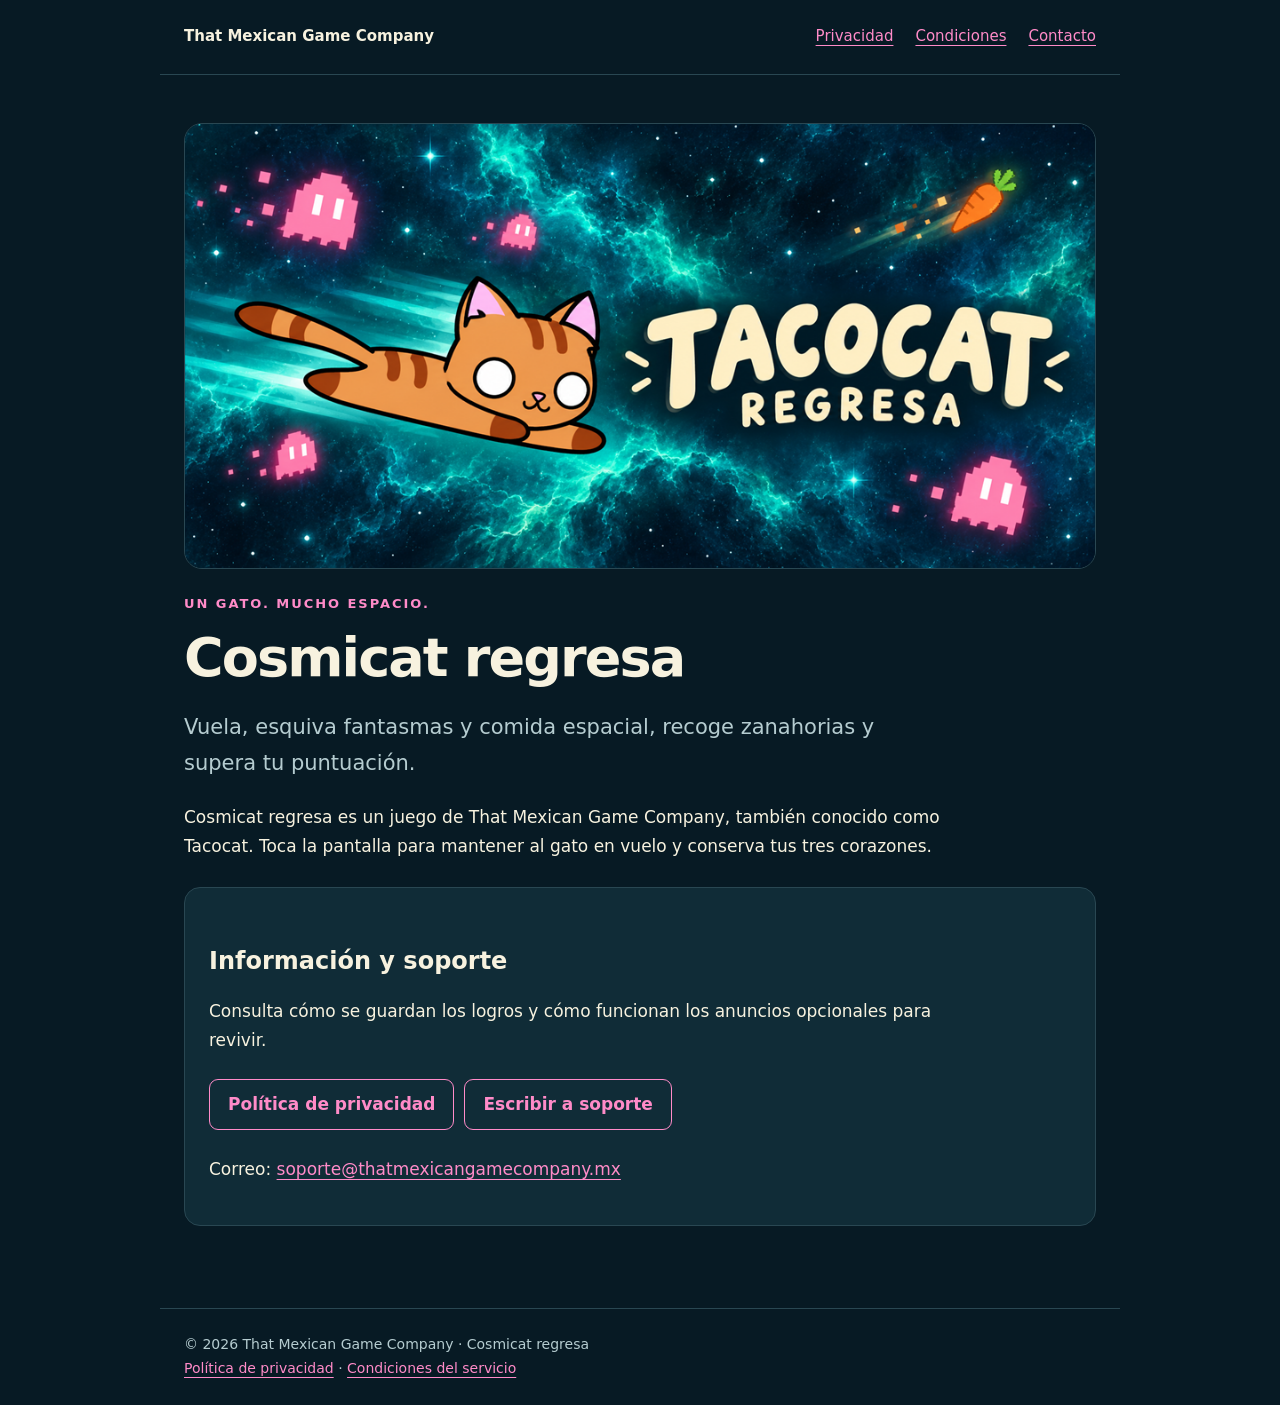
<file: index.html>
<!doctype html>
<html lang="es"><head><meta charset="utf-8"><meta name="viewport" content="width=device-width,initial-scale=1"><meta name="description" content="Cosmicat regresa, un juego de That Mexican Game Company. Información, soporte y política de privacidad."><title>Cosmicat regresa · That Mexican Game Company</title><link rel="stylesheet" href="styles.css"><link rel="icon" href="icono.png"></head>
<body><a class="skip" href="#contenido">Ir al contenido</a><header><a class="brand" href="index.html">That Mexican Game Company</a><nav aria-label="Navegación"><a href="privacidad.html">Privacidad</a><a href="condiciones.html">Condiciones</a><a href="mailto:soporte@thatmexicangamecompany.mx">Contacto</a></nav></header>
<main id="contenido"><div class="hero"><img src="tacocat.png" width="1024" height="500" alt="Tacocat, un gato naranja, vuela por una nebulosa turquesa entre fantasmas rosas y una zanahoria."></div><p class="eyebrow">Un gato. Mucho espacio.</p><h1>Cosmicat regresa</h1><p class="lead">Vuela, esquiva fantasmas y comida espacial, recoge zanahorias y supera tu puntuación.</p><p>Cosmicat regresa es un juego de That Mexican Game Company, también conocido como Tacocat. Toca la pantalla para mantener al gato en vuelo y conserva tus tres corazones.</p><section class="card" aria-labelledby="informacion"><h2 id="informacion">Información y soporte</h2><p>Consulta cómo se guardan los logros y cómo funcionan los anuncios opcionales para revivir.</p><a class="button" href="privacidad.html">Política de privacidad</a><a class="button" href="mailto:soporte@thatmexicangamecompany.mx">Escribir a soporte</a><p>Correo: <a href="mailto:soporte@thatmexicangamecompany.mx">soporte@thatmexicangamecompany.mx</a></p></section></main><footer>© 2026 That Mexican Game Company · Cosmicat regresa<br><a href="privacidad.html">Política de privacidad</a> · <a href="condiciones.html">Condiciones del servicio</a></footer></body></html>
</file>
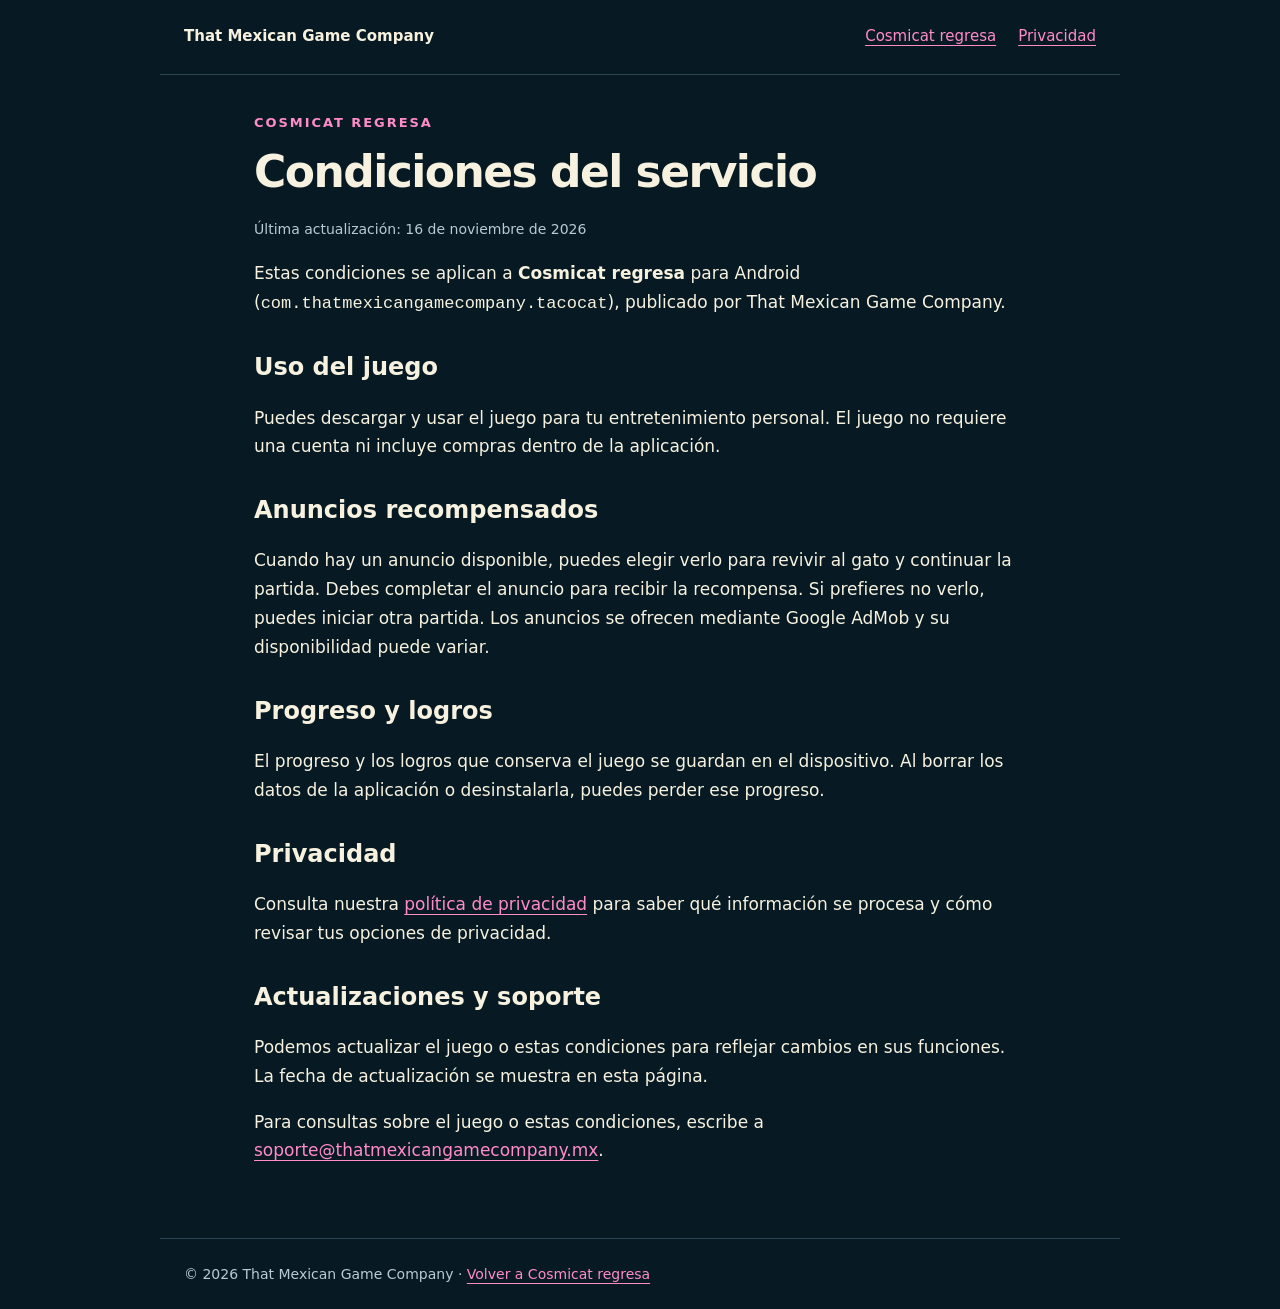
<file: condiciones.html>
<!doctype html>
<html lang="es">
<head>
  <meta charset="utf-8">
  <meta name="viewport" content="width=device-width,initial-scale=1">
  <meta name="description" content="Condiciones del servicio de Cosmicat regresa para Android.">
  <title>Condiciones del servicio · Cosmicat regresa</title>
  <link rel="stylesheet" href="styles.css">
  <link rel="icon" href="icono.png">
</head>
<body>
  <a class="skip" href="#contenido">Ir al contenido</a>
  <header>
    <a class="brand" href="index.html">That Mexican Game Company</a>
    <nav aria-label="Navegación">
      <a href="index.html">Cosmicat regresa</a>
      <a href="privacidad.html">Privacidad</a>
    </nav>
  </header>
  <main id="contenido" class="legal">
    <p class="eyebrow">Cosmicat regresa</p>
    <h1>Condiciones del servicio</h1>
    <p class="date">Última actualización: 16 de noviembre de 2026</p>
    <p>Estas condiciones se aplican a <strong>Cosmicat regresa</strong> para Android (<code>com.thatmexicangamecompany.tacocat</code>), publicado por That Mexican Game Company.</p>

    <h2>Uso del juego</h2>
    <p>Puedes descargar y usar el juego para tu entretenimiento personal. El juego no requiere una cuenta ni incluye compras dentro de la aplicación.</p>

    <h2>Anuncios recompensados</h2>
    <p>Cuando hay un anuncio disponible, puedes elegir verlo para revivir al gato y continuar la partida. Debes completar el anuncio para recibir la recompensa. Si prefieres no verlo, puedes iniciar otra partida. Los anuncios se ofrecen mediante Google AdMob y su disponibilidad puede variar.</p>

    <h2>Progreso y logros</h2>
    <p>El progreso y los logros que conserva el juego se guardan en el dispositivo. Al borrar los datos de la aplicación o desinstalarla, puedes perder ese progreso.</p>

    <h2>Privacidad</h2>
    <p>Consulta nuestra <a href="privacidad.html">política de privacidad</a> para saber qué información se procesa y cómo revisar tus opciones de privacidad.</p>

    <h2>Actualizaciones y soporte</h2>
    <p>Podemos actualizar el juego o estas condiciones para reflejar cambios en sus funciones. La fecha de actualización se muestra en esta página.</p>
    <p>Para consultas sobre el juego o estas condiciones, escribe a <a href="mailto:soporte@thatmexicangamecompany.mx">soporte@thatmexicangamecompany.mx</a>.</p>
  </main>
  <footer>© 2026 That Mexican Game Company · <a href="index.html">Volver a Cosmicat regresa</a></footer>
</body>
</html>
</file>
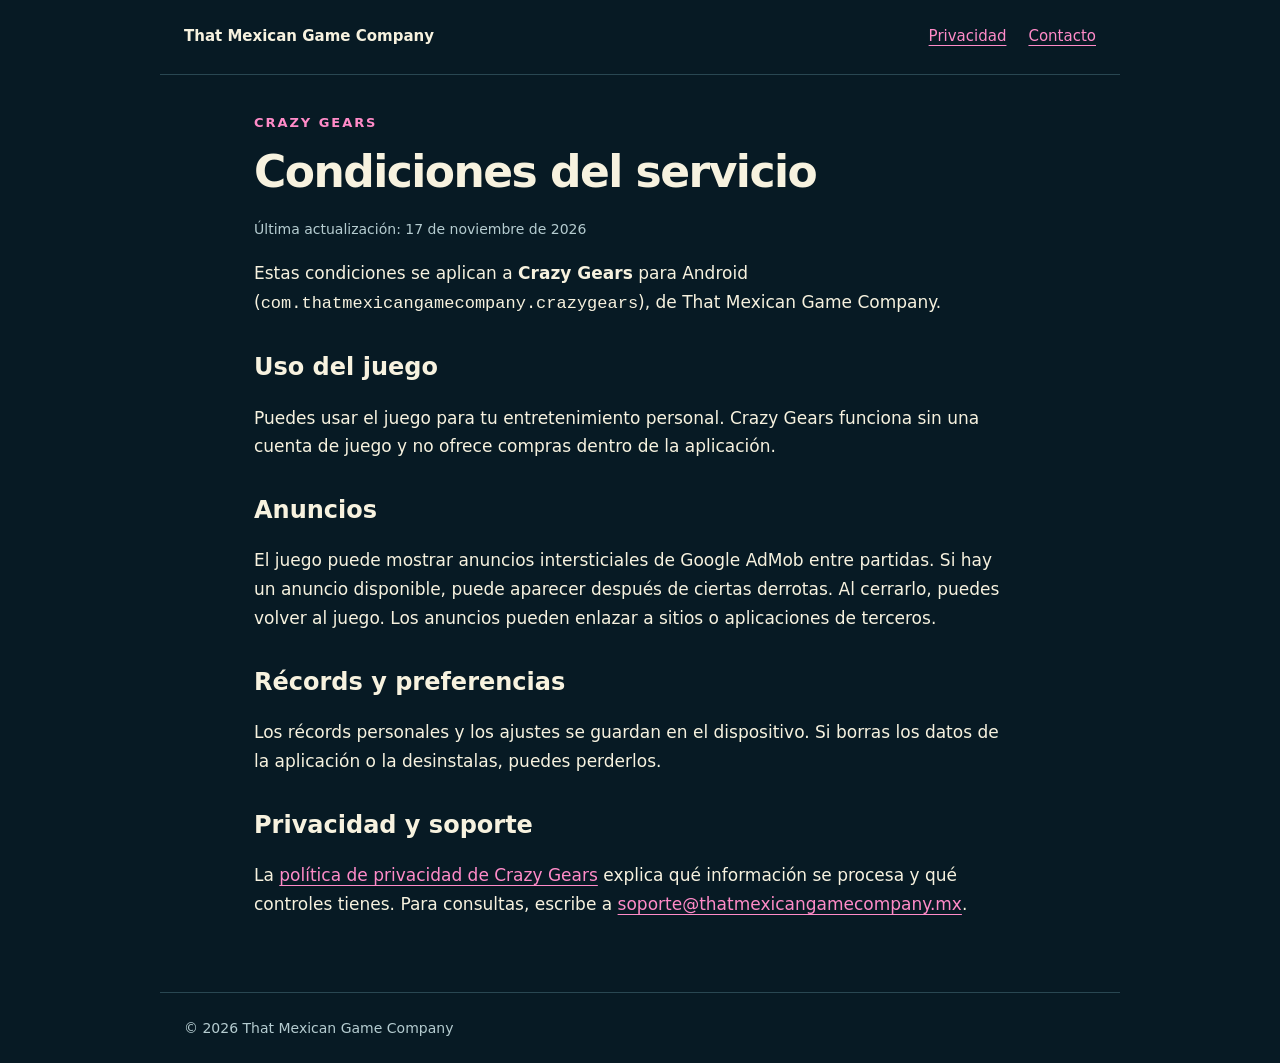
<file: condicionescg.html>
<!doctype html>
<html lang="es-MX">
<head>
  <meta charset="utf-8">
  <meta name="viewport" content="width=device-width, initial-scale=1">
  <meta name="description" content="Condiciones del servicio de Crazy Gears para Android.">
  <title>Condiciones del servicio · Crazy Gears</title>
  <link rel="stylesheet" href="styles.css">
</head>
<body>
  <a class="skip" href="#contenido">Ir al contenido</a>
  <header>
    <a class="brand" href="index.html">That Mexican Game Company</a>
    <nav aria-label="Navegación de Crazy Gears">
      <a href="privacidadcg.html">Privacidad</a>
      <a href="mailto:soporte@thatmexicangamecompany.mx">Contacto</a>
    </nav>
  </header>
  <main id="contenido" class="legal">
    <p class="eyebrow">Crazy Gears</p>
    <h1>Condiciones del servicio</h1>
    <p class="date">Última actualización: <time datetime="2026-11-17">17 de noviembre de 2026</time></p>
    <p>Estas condiciones se aplican a <strong>Crazy Gears</strong> para Android (<code>com.thatmexicangamecompany.crazygears</code>), de That Mexican Game Company.</p>

    <h2>Uso del juego</h2>
    <p>Puedes usar el juego para tu entretenimiento personal. Crazy Gears funciona sin una cuenta de juego y no ofrece compras dentro de la aplicación.</p>

    <h2>Anuncios</h2>
    <p>El juego puede mostrar anuncios intersticiales de Google AdMob entre partidas. Si hay un anuncio disponible, puede aparecer después de ciertas derrotas. Al cerrarlo, puedes volver al juego. Los anuncios pueden enlazar a sitios o aplicaciones de terceros.</p>

    <h2>Récords y preferencias</h2>
    <p>Los récords personales y los ajustes se guardan en el dispositivo. Si borras los datos de la aplicación o la desinstalas, puedes perderlos.</p>

    <h2>Privacidad y soporte</h2>
    <p>La <a href="privacidadcg.html">política de privacidad de Crazy Gears</a> explica qué información se procesa y qué controles tienes. Para consultas, escribe a <a href="mailto:soporte@thatmexicangamecompany.mx">soporte@thatmexicangamecompany.mx</a>.</p>
  </main>
  <footer>© 2026 That Mexican Game Company</footer>
</body>
</html>
</file>
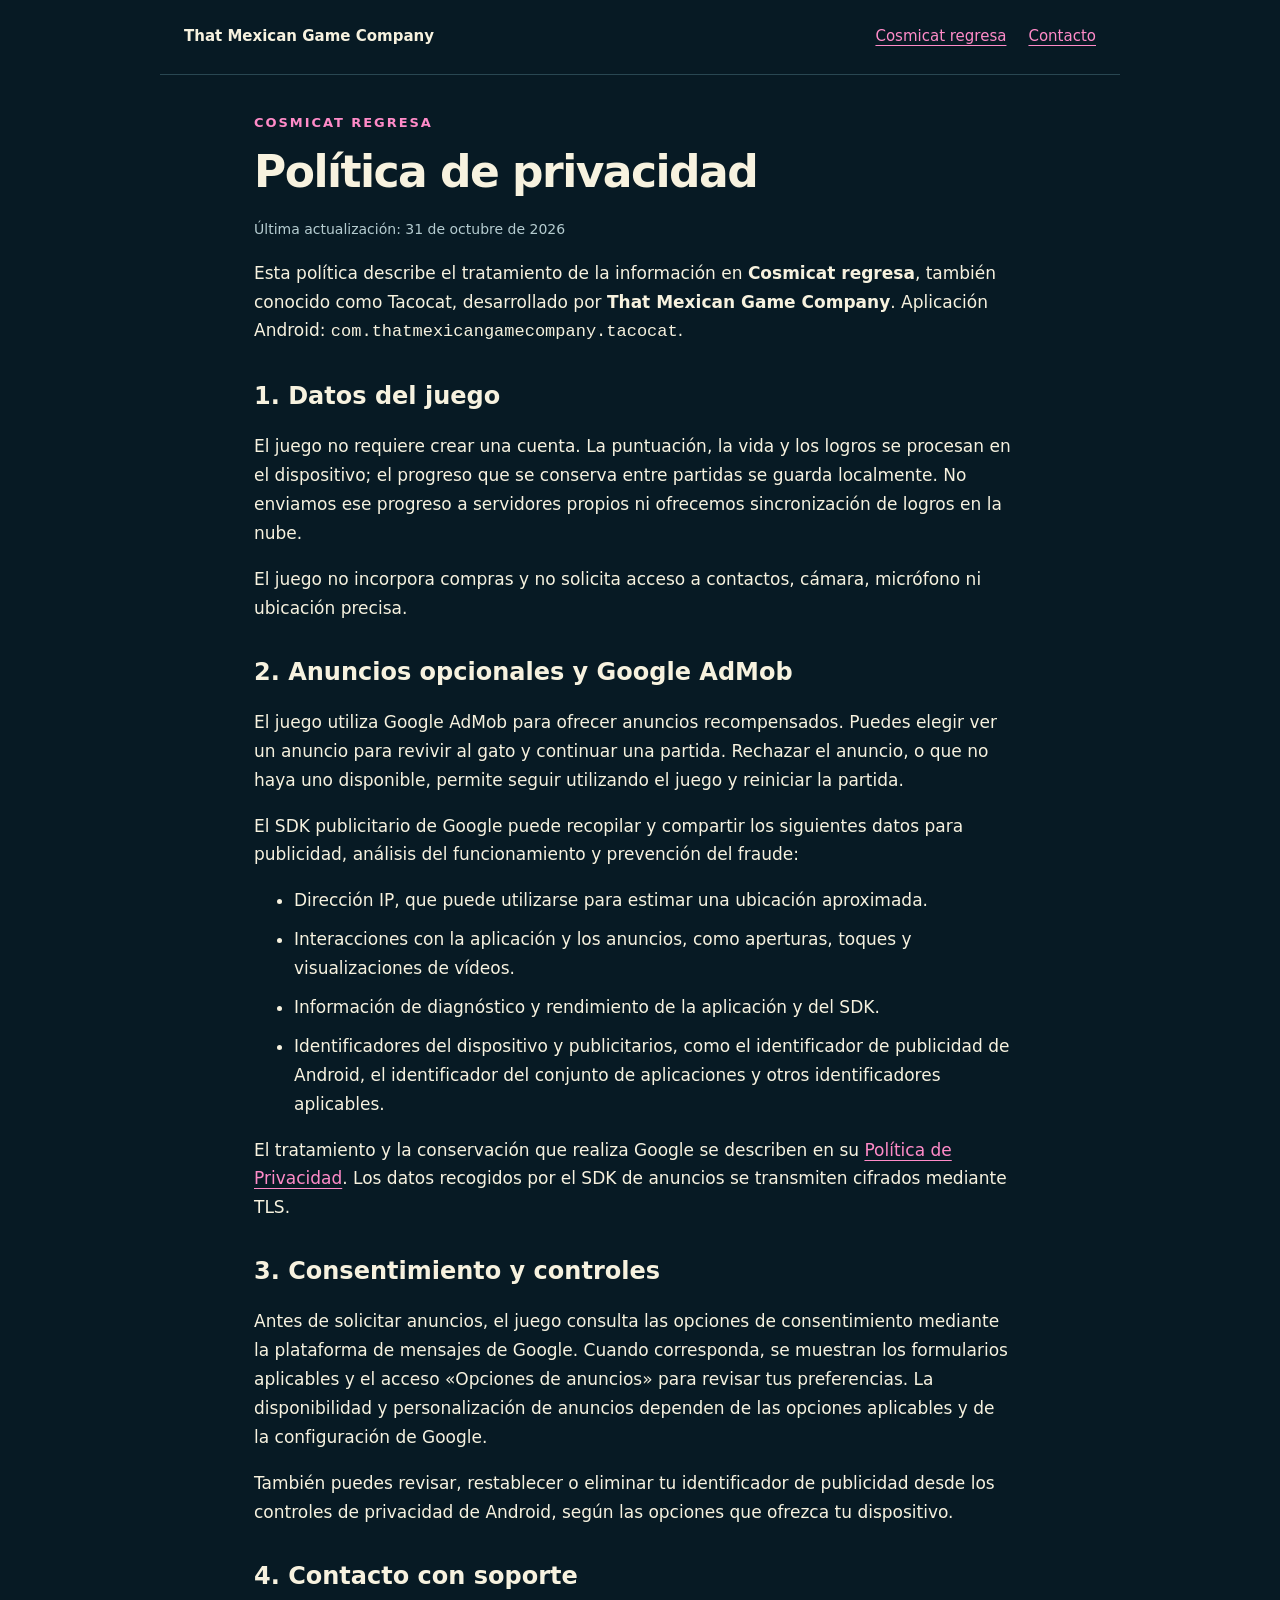
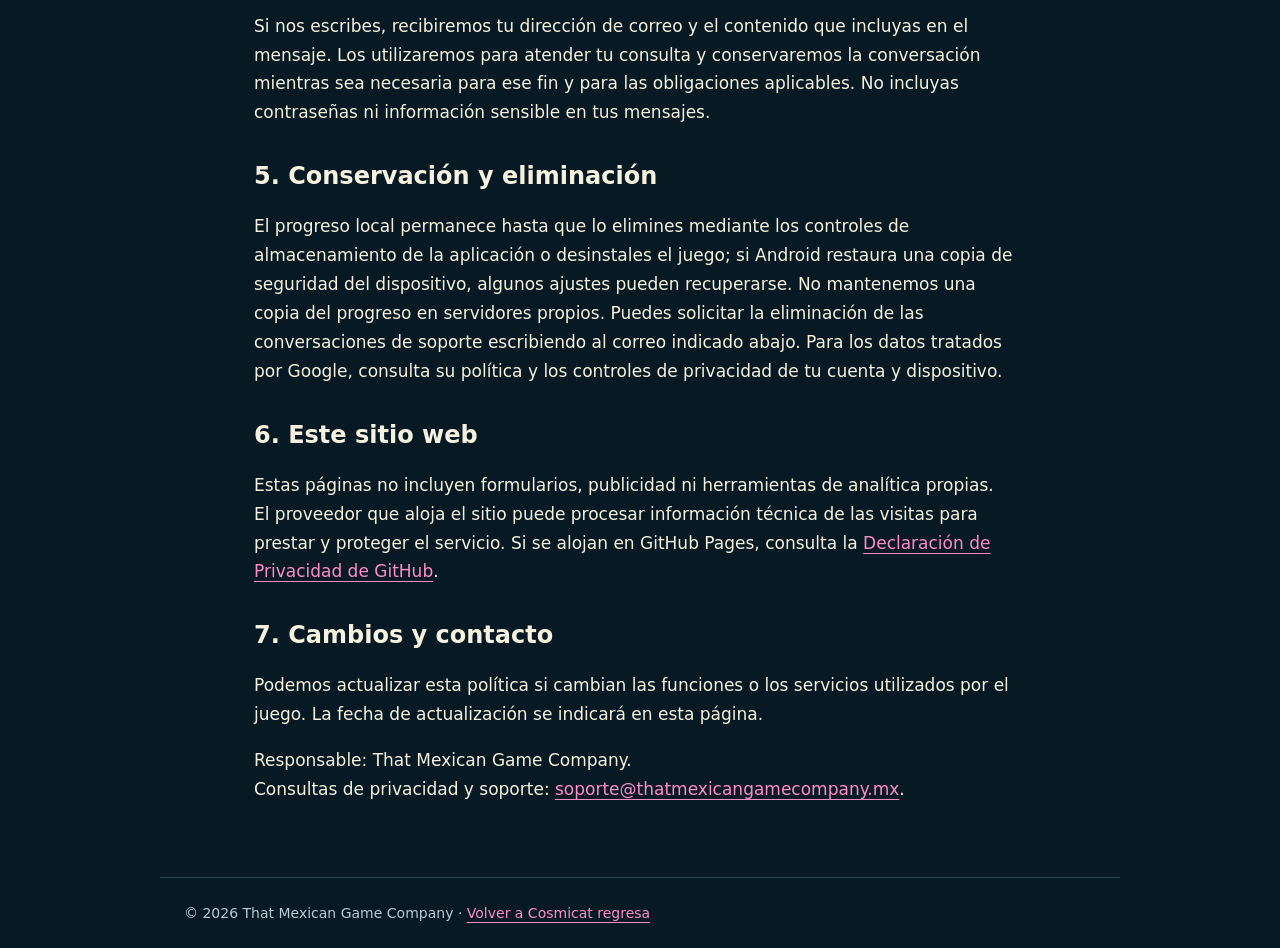
<file: privacidad.html>
<!doctype html>
<html lang="es"><head><meta charset="utf-8"><meta name="viewport" content="width=device-width,initial-scale=1"><meta name="description" content="Política de privacidad de Cosmicat regresa, de That Mexican Game Company."><title>Política de privacidad · Cosmicat regresa</title><link rel="stylesheet" href="styles.css"><link rel="icon" href="icono.png"></head>
<body><a class="skip" href="#contenido">Ir al contenido</a><header><a class="brand" href="index.html">That Mexican Game Company</a><nav aria-label="Navegación"><a href="index.html">Cosmicat regresa</a><a href="mailto:soporte@thatmexicangamecompany.mx">Contacto</a></nav></header><main id="contenido" class="legal"><p class="eyebrow">Cosmicat regresa</p><h1>Política de privacidad</h1><p class="date">Última actualización: 31 de octubre de 2026</p>
<p>Esta política describe el tratamiento de la información en <strong>Cosmicat regresa</strong>, también conocido como Tacocat, desarrollado por <strong>That Mexican Game Company</strong>. Aplicación Android: <code>com.thatmexicangamecompany.tacocat</code>.</p>
<h2>1. Datos del juego</h2><p>El juego no requiere crear una cuenta. La puntuación, la vida y los logros se procesan en el dispositivo; el progreso que se conserva entre partidas se guarda localmente. No enviamos ese progreso a servidores propios ni ofrecemos sincronización de logros en la nube.</p><p>El juego no incorpora compras y no solicita acceso a contactos, cámara, micrófono ni ubicación precisa.</p>
<h2>2. Anuncios opcionales y Google AdMob</h2><p>El juego utiliza Google AdMob para ofrecer anuncios recompensados. Puedes elegir ver un anuncio para revivir al gato y continuar una partida. Rechazar el anuncio, o que no haya uno disponible, permite seguir utilizando el juego y reiniciar la partida.</p><p>El SDK publicitario de Google puede recopilar y compartir los siguientes datos para publicidad, análisis del funcionamiento y prevención del fraude:</p><ul><li>Dirección IP, que puede utilizarse para estimar una ubicación aproximada.</li><li>Interacciones con la aplicación y los anuncios, como aperturas, toques y visualizaciones de vídeos.</li><li>Información de diagnóstico y rendimiento de la aplicación y del SDK.</li><li>Identificadores del dispositivo y publicitarios, como el identificador de publicidad de Android, el identificador del conjunto de aplicaciones y otros identificadores aplicables.</li></ul><p>El tratamiento y la conservación que realiza Google se describen en su <a href="https://policies.google.com/privacy">Política de Privacidad</a>. Los datos recogidos por el SDK de anuncios se transmiten cifrados mediante TLS.</p>
<h2>3. Consentimiento y controles</h2><p>Antes de solicitar anuncios, el juego consulta las opciones de consentimiento mediante la plataforma de mensajes de Google. Cuando corresponda, se muestran los formularios aplicables y el acceso «Opciones de anuncios» para revisar tus preferencias. La disponibilidad y personalización de anuncios dependen de las opciones aplicables y de la configuración de Google.</p><p>También puedes revisar, restablecer o eliminar tu identificador de publicidad desde los controles de privacidad de Android, según las opciones que ofrezca tu dispositivo.</p>
<h2>4. Contacto con soporte</h2><p>Si nos escribes, recibiremos tu dirección de correo y el contenido que incluyas en el mensaje. Los utilizaremos para atender tu consulta y conservaremos la conversación mientras sea necesaria para ese fin y para las obligaciones aplicables. No incluyas contraseñas ni información sensible en tus mensajes.</p>
<h2>5. Conservación y eliminación</h2><p>El progreso local permanece hasta que lo elimines mediante los controles de almacenamiento de la aplicación o desinstales el juego; si Android restaura una copia de seguridad del dispositivo, algunos ajustes pueden recuperarse. No mantenemos una copia del progreso en servidores propios. Puedes solicitar la eliminación de las conversaciones de soporte escribiendo al correo indicado abajo. Para los datos tratados por Google, consulta su política y los controles de privacidad de tu cuenta y dispositivo.</p>
<h2>6. Este sitio web</h2><p>Estas páginas no incluyen formularios, publicidad ni herramientas de analítica propias. El proveedor que aloja el sitio puede procesar información técnica de las visitas para prestar y proteger el servicio. Si se alojan en GitHub Pages, consulta la <a href="https://docs.github.com/es/site-policy/privacy-policies/github-general-privacy-statement">Declaración de Privacidad de GitHub</a>.</p>
<h2>7. Cambios y contacto</h2><p>Podemos actualizar esta política si cambian las funciones o los servicios utilizados por el juego. La fecha de actualización se indicará en esta página.</p><p>Responsable: That Mexican Game Company.<br>Consultas de privacidad y soporte: <a href="mailto:soporte@thatmexicangamecompany.mx">soporte@thatmexicangamecompany.mx</a>.</p></main><footer>© 2026 That Mexican Game Company · <a href="index.html">Volver a Cosmicat regresa</a></footer></body></html>
</file>
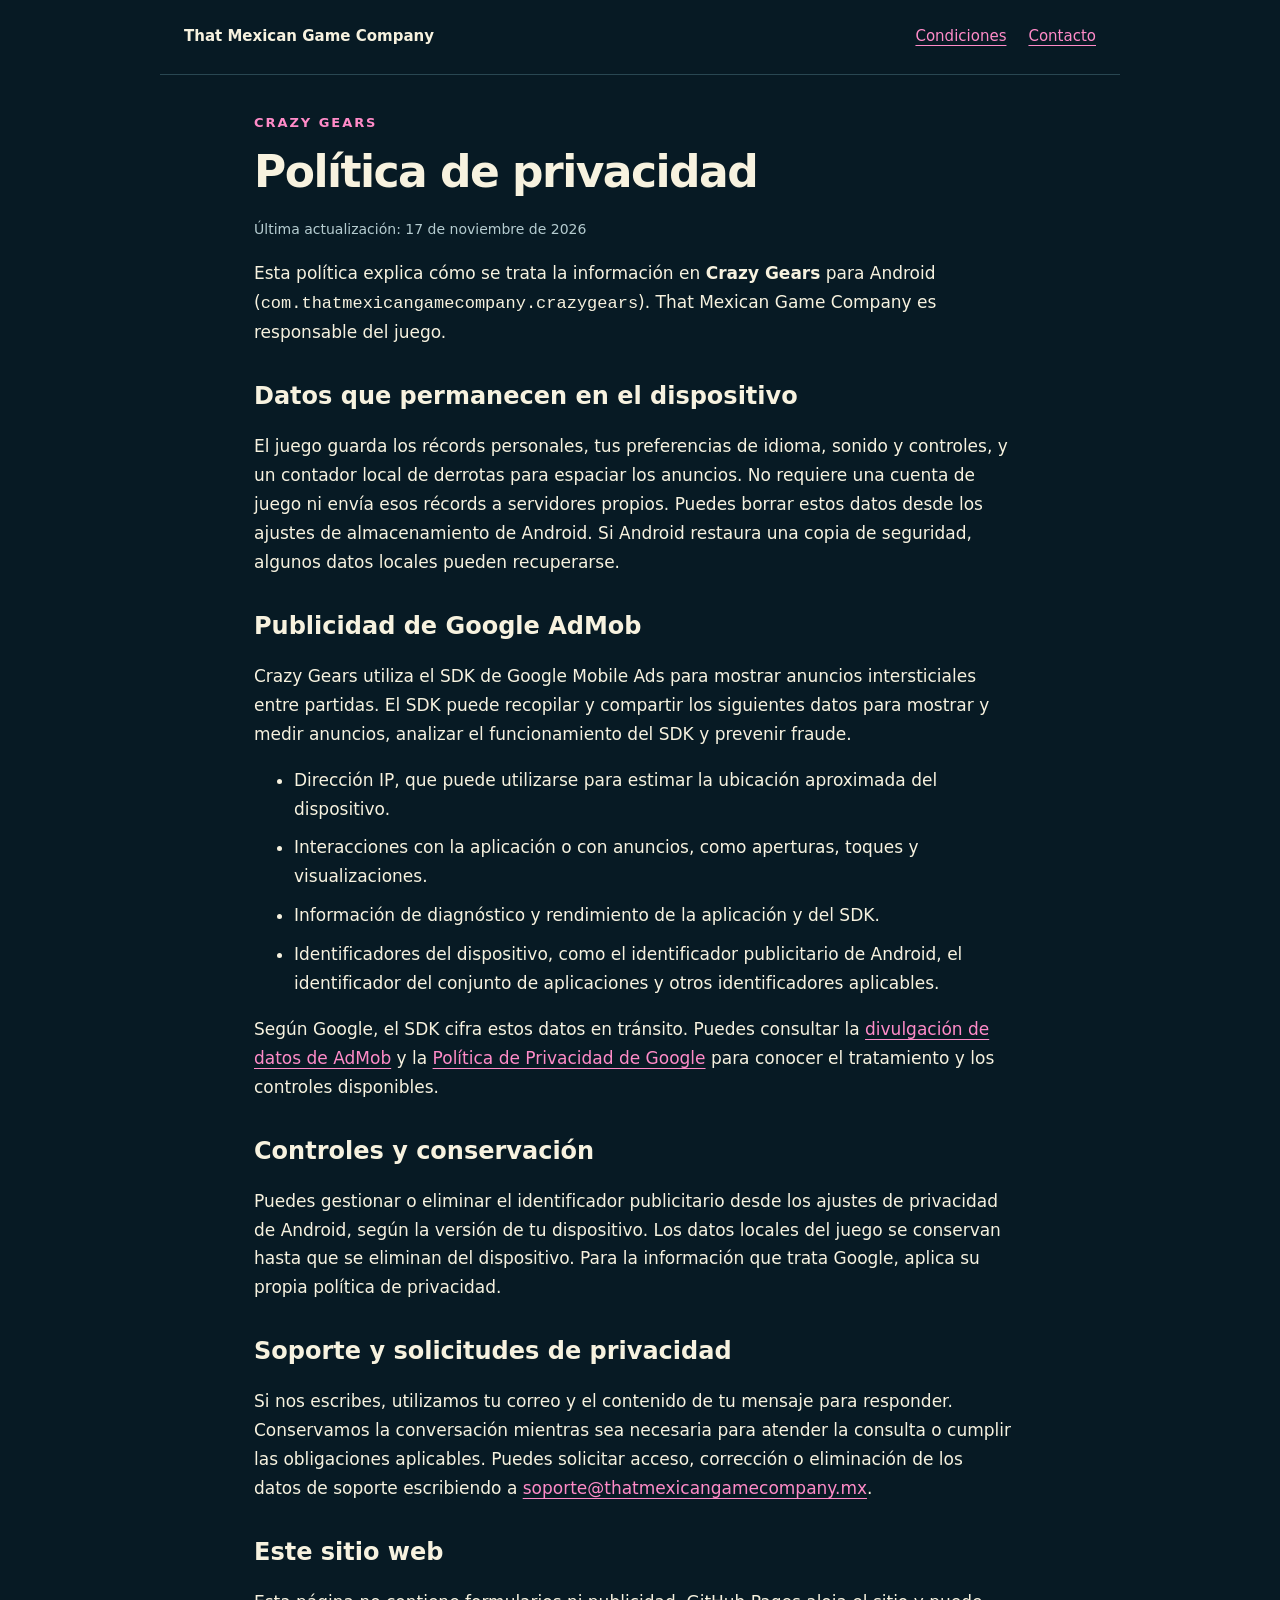
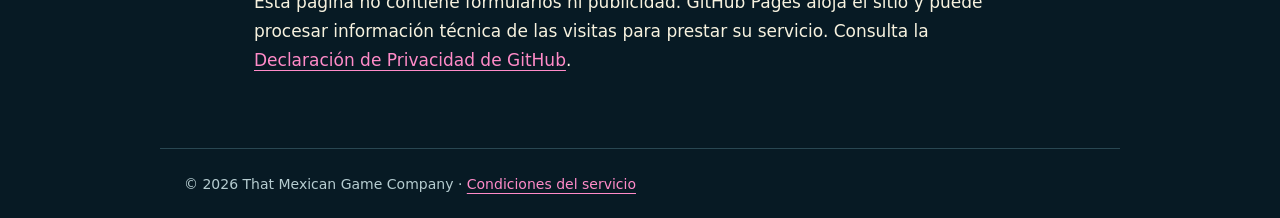
<file: privacidadcg.html>
<!doctype html>
<html lang="es-MX">
<head>
  <meta charset="utf-8">
  <meta name="viewport" content="width=device-width, initial-scale=1">
  <meta name="description" content="Política de privacidad y tratamiento de datos de Crazy Gears para Android.">
  <title>Política de privacidad · Crazy Gears</title>
  <link rel="stylesheet" href="styles.css">
</head>
<body>
  <a class="skip" href="#contenido">Ir al contenido</a>
  <header>
    <a class="brand" href="index.html">That Mexican Game Company</a>
    <nav aria-label="Navegación de Crazy Gears">
      <a href="condicionescg.html">Condiciones</a>
      <a href="mailto:soporte@thatmexicangamecompany.mx">Contacto</a>
    </nav>
  </header>
  <main id="contenido" class="legal">
    <p class="eyebrow">Crazy Gears</p>
    <h1>Política de privacidad</h1>
    <p class="date">Última actualización: <time datetime="2026-11-17">17 de noviembre de 2026</time></p>
    <p>Esta política explica cómo se trata la información en <strong>Crazy Gears</strong> para Android (<code>com.thatmexicangamecompany.crazygears</code>). That Mexican Game Company es responsable del juego.</p>

    <h2>Datos que permanecen en el dispositivo</h2>
    <p>El juego guarda los récords personales, tus preferencias de idioma, sonido y controles, y un contador local de derrotas para espaciar los anuncios. No requiere una cuenta de juego ni envía esos récords a servidores propios. Puedes borrar estos datos desde los ajustes de almacenamiento de Android. Si Android restaura una copia de seguridad, algunos datos locales pueden recuperarse.</p>

    <h2>Publicidad de Google AdMob</h2>
    <p>Crazy Gears utiliza el SDK de Google Mobile Ads para mostrar anuncios intersticiales entre partidas. El SDK puede recopilar y compartir los siguientes datos para mostrar y medir anuncios, analizar el funcionamiento del SDK y prevenir fraude.</p>
    <ul>
      <li>Dirección IP, que puede utilizarse para estimar la ubicación aproximada del dispositivo.</li>
      <li>Interacciones con la aplicación o con anuncios, como aperturas, toques y visualizaciones.</li>
      <li>Información de diagnóstico y rendimiento de la aplicación y del SDK.</li>
      <li>Identificadores del dispositivo, como el identificador publicitario de Android, el identificador del conjunto de aplicaciones y otros identificadores aplicables.</li>
    </ul>
    <p>Según Google, el SDK cifra estos datos en tránsito. Puedes consultar la <a href="https://developers.google.com/admob/unity/privacy/play-data-disclosure?hl=es">divulgación de datos de AdMob</a> y la <a href="https://policies.google.com/privacy?hl=es">Política de Privacidad de Google</a> para conocer el tratamiento y los controles disponibles.</p>

    <h2>Controles y conservación</h2>
    <p>Puedes gestionar o eliminar el identificador publicitario desde los ajustes de privacidad de Android, según la versión de tu dispositivo. Los datos locales del juego se conservan hasta que se eliminan del dispositivo. Para la información que trata Google, aplica su propia política de privacidad.</p>

    <h2>Soporte y solicitudes de privacidad</h2>
    <p>Si nos escribes, utilizamos tu correo y el contenido de tu mensaje para responder. Conservamos la conversación mientras sea necesaria para atender la consulta o cumplir las obligaciones aplicables. Puedes solicitar acceso, corrección o eliminación de los datos de soporte escribiendo a <a href="mailto:soporte@thatmexicangamecompany.mx">soporte@thatmexicangamecompany.mx</a>.</p>

    <h2>Este sitio web</h2>
    <p>Esta página no contiene formularios ni publicidad. GitHub Pages aloja el sitio y puede procesar información técnica de las visitas para prestar su servicio. Consulta la <a href="https://docs.github.com/es/site-policy/privacy-policies/github-general-privacy-statement">Declaración de Privacidad de GitHub</a>.</p>
  </main>
  <footer>© 2026 That Mexican Game Company · <a href="condicionescg.html">Condiciones del servicio</a></footer>
</body>
</html>
</file>
<file: styles.css>
:root{color-scheme:dark;--bg:#071a24;--panel:#102c37;--text:#f7f2df;--muted:#b5ccd0;--pink:#ff8bc8;--line:#294752}*{box-sizing:border-box}body{margin:0;background:var(--bg);color:var(--text);font:17px/1.7 system-ui,-apple-system,Segoe UI,sans-serif}a{color:var(--pink);text-underline-offset:4px}a:hover{color:white}header,main,footer{max-width:960px;margin:auto;padding:24px}header{display:flex;justify-content:space-between;align-items:center;gap:24px;flex-wrap:wrap;border-bottom:1px solid var(--line)}.brand{font-size:15px;font-weight:750;color:var(--text);text-decoration:none}nav{display:flex;gap:22px;font-size:15px}.hero{margin:24px 0;border-radius:18px;overflow:hidden;border:1px solid var(--line)}.hero img{width:100%;height:auto;display:block}.eyebrow{color:var(--pink);font-size:13px;letter-spacing:.15em;text-transform:uppercase;font-weight:700}h1{font-size:clamp(32px,7vw,54px);line-height:1.12;letter-spacing:-.035em;margin:12px 0 22px}h2{font-size:24px;line-height:1.3;margin-top:34px}p,li{max-width:760px}.lead{font-size:21px;color:var(--muted)}.card{background:var(--panel);border:1px solid var(--line);border-radius:16px;padding:24px;margin:26px 0}.button{display:inline-block;padding:10px 18px;border-radius:9px;border:1px solid var(--pink);font-weight:650;text-decoration:none;margin:8px 10px 8px 0}.date,footer{color:var(--muted);font-size:14px}footer{border-top:1px solid var(--line);margin-top:32px}.legal{max-width:820px}.legal h1{font-size:clamp(30px,6vw,44px)}.legal li{margin:10px 0}.skip{position:absolute;left:-9999px}.skip:focus{left:16px;top:8px;background:var(--panel);padding:12px;z-index:5}@media(max-width:520px){header,main,footer{padding:20px}nav{gap:16px}.card{padding:20px}.lead{font-size:19px}}@media(prefers-reduced-motion:reduce){*{scroll-behavior:auto}}
</file>
